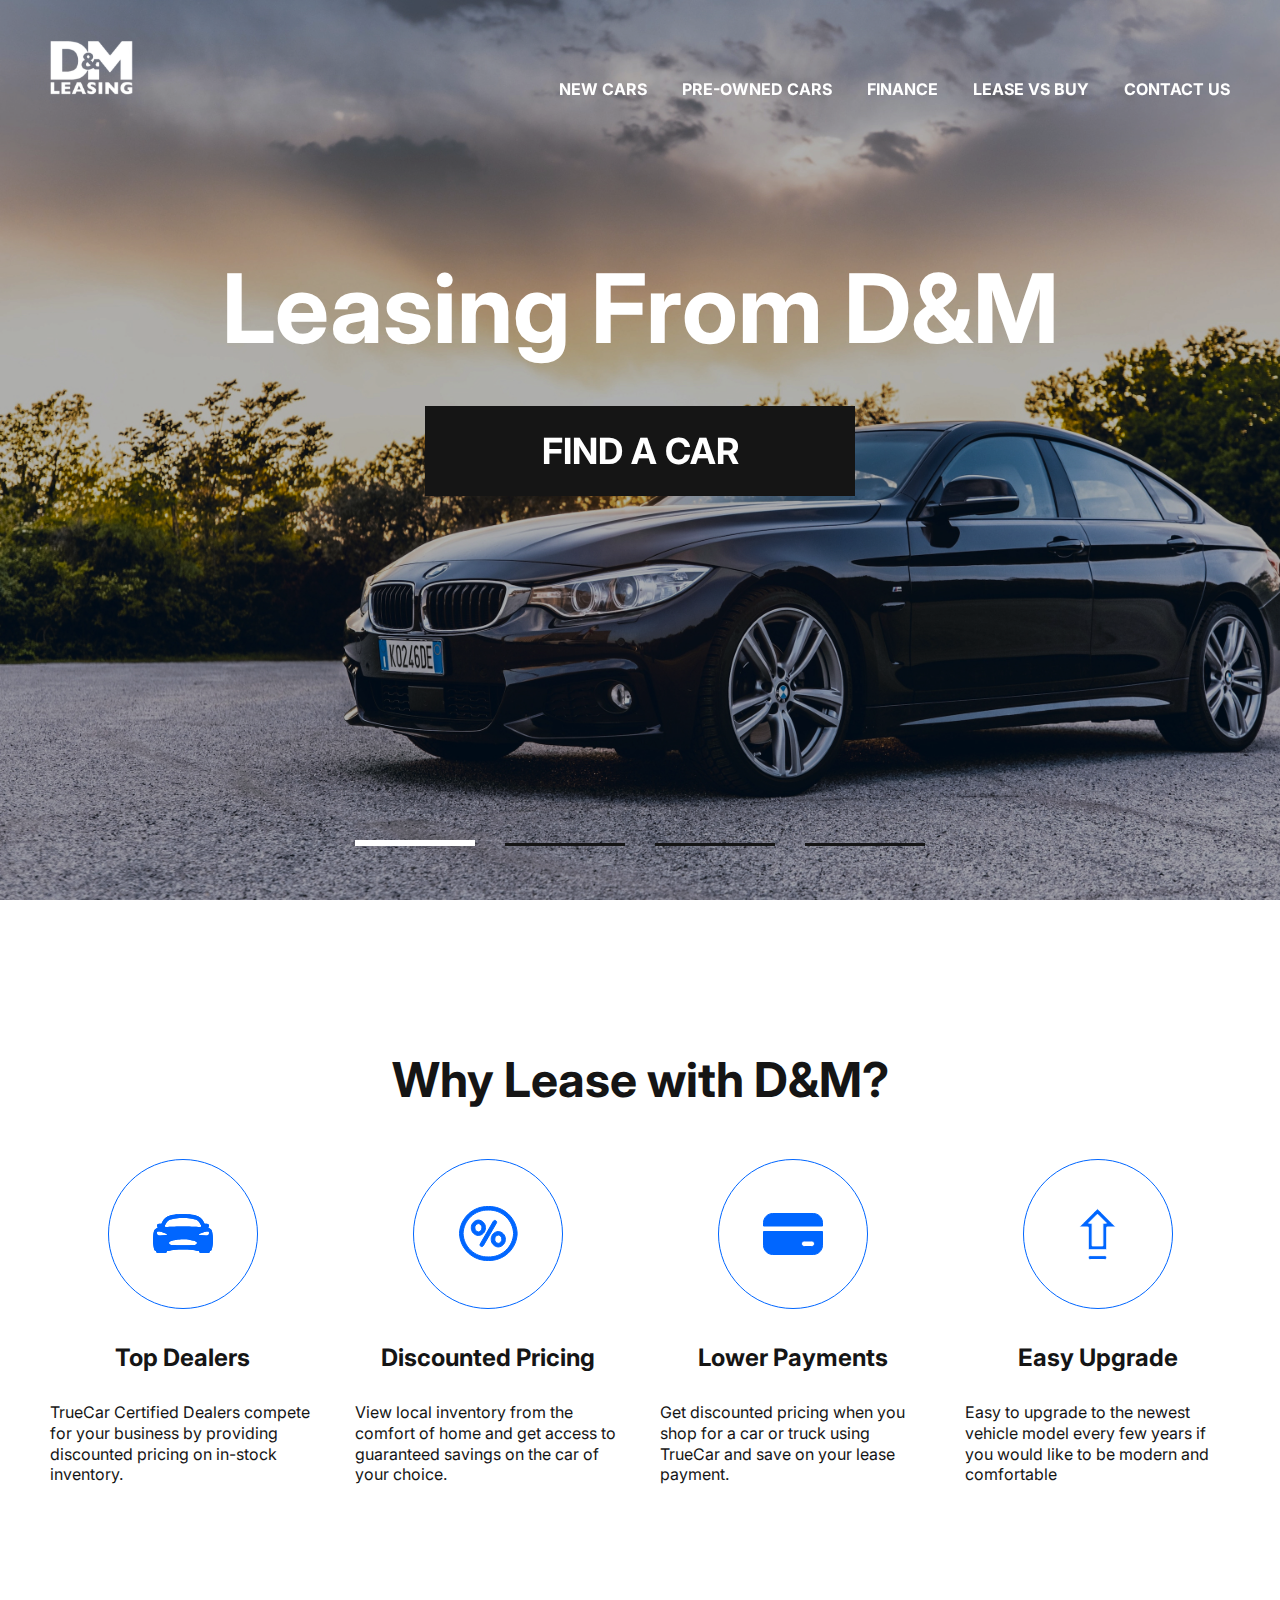
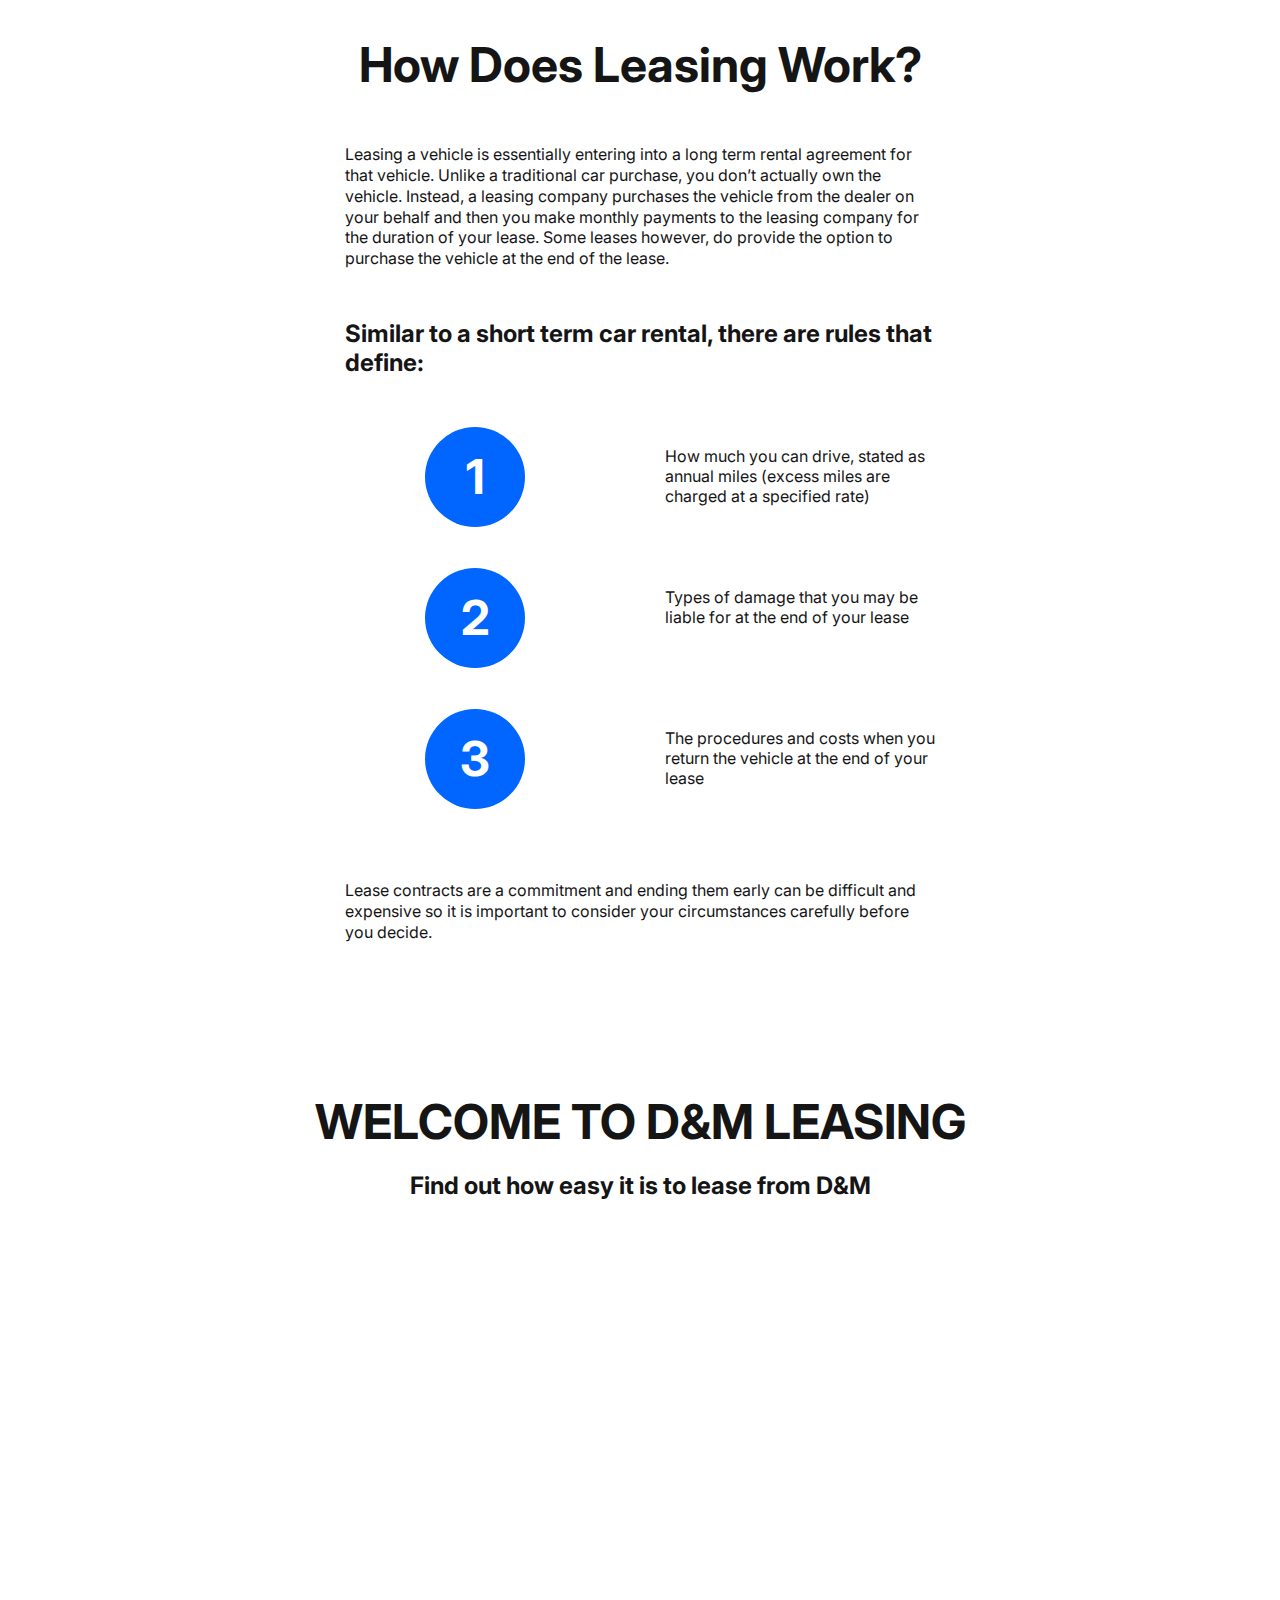
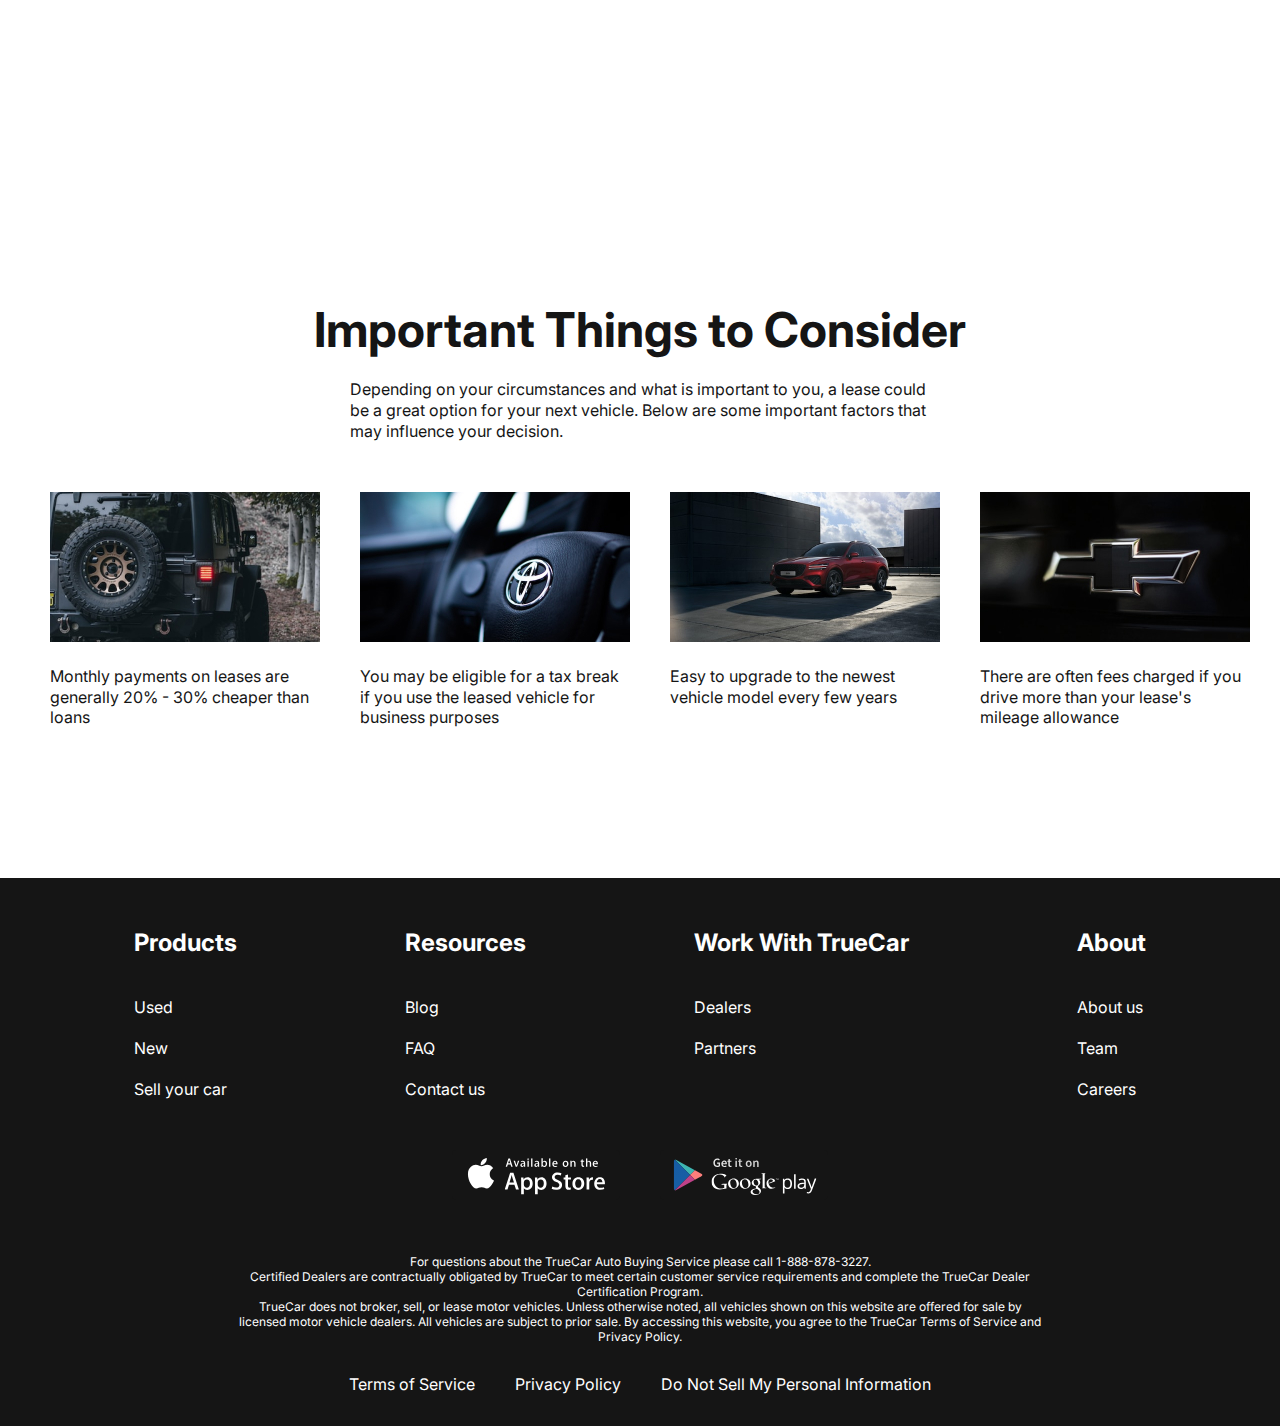
<file: index.html>
<!DOCTYPE html>
<html lang="en">

<head>
    <meta charset="UTF-8">
    <meta name="viewport" content="width=device-width, initial-scale=1.0">
    <title>Document</title>
    <link rel="stylesheet" href="css/reset.css">
    <link  rel="stylesheet"  href="https://cdn.jsdelivr.net/npm/swiper@11/swiper-bundle.min.css"/>
    <link rel="preconnect" href="https://fonts.googleapis.com">
    <link rel="preconnect" href="https://fonts.gstatic.com" crossorigin>
    <link href="https://fonts.googleapis.com/css2?family=Inter:wght@400;700&display=swap" rel="stylesheet">
    <link rel="stylesheet" href="./css/style.css">
   
</head>

<body>
    <div class="wrapper">
        <header class="header header-main">
            <div class="container">
                <div class="header__inner">
                    <a href="index.html" class="logo">
                        <img src="./images/logo.svg" alt="" class="logo__img">
                    </a>
                    <nav class="menu">
                        <ul class="menu__list">
                            <li class="menu__list-item">
                                <a href="newcars.html" class="menu__list-link">NEW CARS</a>
                            </li>
                            <li class="menu__list-item">
                                <a href="#" class="menu__list-link">PRE-OWNED CARS</a>
                            </li>
                            <li class="menu__list-item">
                                <a href="#" class="menu__list-link">FINANCE</a>
                            </li>
                            <li class="menu__list-item">
                                <a href="#" class="menu__list-link">LEASE VS BUY</a>
                            </li>
                            <li class="menu__list-item">
                                <a href="contacts.html" class="menu__list-link">CONTACT US</a>
                            </li>
                        </ul>
                    </nav>
                </div>
            </div>
        </header>
        <main class="main">
            <section class="top">
                <div class="container">
                    <h1 class="title">Leasing From D&M</h1>
                    <a href="#" class="top__link">FIND A CAR</a>
                </div>
            </section>
            <div class="slider">
                <div class="swiper">
                    
                    <div class="swiper-wrapper">
                      
                      <div class="swiper-slide" style="background-image: url(images/slide.jpg);"></div>
                      <div class="swiper-slide" style="background-image: url(images/slide2.jpg);"></div>
                      <div class="swiper-slide" style="background-image: url(images/slide.jpg);"></div>
                      <div class="swiper-slide" style="background-image: url(images/slide2.jpg);"></div>
                     
                    </div>
                    
                    <div class="swiper-pagination"></div>
                  
                   
                  
                    
                  </div>
            </div>

            <section class="why-lease">
                <div class="container">
                    <h2 class="section__title">
                        Why Lease with D&M?
                    </h2>
                    <ul class="why-lease__list">
                        <li class="why-lease__item">
                            <img src="/images/why-lease1.svg" alt="" class="why-lease__item-img">
                            <h3 class="why-lease__item-title">Top Dealers</h3>
                            <p class="section__text">TrueCar Certified Dealers compete for your business by providing discounted pricing on in-stock inventory.</p>
                        </li>
                        <li class="why-lease__item">
                            <img src="/images/why-lease2.svg" alt="" class="why-lease__item-img">
                            <h3 class="why-lease__item-title">Discounted Pricing</h3>
                            <p class="section__text">View local inventory from the comfort of home and get access to guaranteed savings on the car of your choice.</p>
                        </li>
                        <li class="why-lease__item">
                            <img src="/images/why-lease3.svg" alt="" class="why-lease__item-img">
                            <h3 class="why-lease__item-title">Lower Payments</h3>
                            <p class="section__text">Get discounted pricing when you shop for a car or truck using TrueCar and save on your lease payment.</p>
                        </li>
                        <li class="why-lease__item">
                            <img src="/images/why-lease4.svg" alt="" class="why-lease__item-img">
                            <h3 class="why-lease__item-title">Easy Upgrade</h3>
                            <p class="section__text">Easy to upgrade to the newest vehicle model every few years if you would like to be modern and comfortable</p>
                        </li>
                    </ul>
                </div>
            </section>

            <section class="how-work">
                <div class="container">
                    <h2 class="section__title">How Does Leasing Work?</h2>
                    <div class="how-work__inner">
                        <p class="section__text">Leasing a vehicle is essentially entering into a long term rental agreement for that vehicle. Unlike a traditional car purchase, you don’t actually own the vehicle. Instead, a leasing company purchases the vehicle from the dealer on your behalf and then you make monthly payments to the leasing company for the duration of your lease. Some leases however, do provide the option to purchase the vehicle at the end of the lease.</p>

                        <h4 class="how-work__title">Similar to a short term car rental, there are rules that define:</h4>

                        <ol class="how-work__list">
                            <li class="how-work__item">How much you can drive, stated as annual miles (excess miles are charged at a specified rate)</li>
                            <li class="how-work__item">Types of damage that you may be liable for at the end of your lease</li>
                            <li class="how-work__item">The procedures and costs when you return the vehicle at the end of your lease</li>
                        </ol>

                        <p class="section__text">Lease contracts are a commitment and ending them early can be difficult and expensive so it is important to consider your circumstances carefully before you decide.</p>

                    </div>
                </div>
            </section>

            <section class="video">
                <div class="container">
                    <h2 class="section__title video__title">WELCOME TO D&M LEASING</h2>
                    <p class="video__text">
                        Find out how easy it is to lease from D&M
                    </p>
                    <iframe class="video__content" width="1000" height="500" src="https://www.youtube.com/embed/kFwTM2z1W90?si=n4dqhw0OQwAjYYYe&amp;controls=0" title="YouTube video player" frameborder="0" allow="accelerometer; autoplay; clipboard-write; encrypted-media; gyroscope; picture-in-picture; web-share" allowfullscreen></iframe>
                </div>
            </section>

            <section class="important">
                <div class="container">
                    <h2 class="section__title important__title">Important Things to Consider</h2>
                    <p class="section__text imp__text">
                        Depending on your circumstances and what is important to you, a lease could be a great option for your next vehicle. Below are some important factors that may influence your decision.
                    </p>
                    <ul class="important__list">
                        <li class="important__item">
                            <img class="important__item-img" src="images/imp1.jpg" alt="">
                            <p class="section__text">Monthly payments on leases are generally 20% - 30% cheaper than loans</p>
                        </li>
                        <li class="important__list-item">
                            <img class="important__item-img" src="images/imp2.jpg" alt="">
                            <p class="section__text">You may be eligible for a tax break if you use the leased vehicle for business purposes</p>
                        </li>
                        <li class="important__list-item">
                            <img class="important__item-img" src="images/imp3.jpg" alt="">
                            <p class="section__text">Easy to upgrade to the newest vehicle model every few years</p>
                        </li>
                        <li class="important__list-item">
                            <img class="important__item-img" src="images/imp4.jpg" alt="">
                            <p class="section__text">There are often fees charged if you drive more than your lease's mileage allowance</p>
                        </li>
                    </ul>

                </div>
            </section>
        </main>
        <footer class="footer">
            <div class="container">
                <nav class="footer__menu">
                    <ul class="footer__menu-list">
                        <li class="footer__menu-item">
                            <p class="footer__menu-title">Products</p>
                        </li>
                        <li class="footer__menu-item">
                            <a href="#" class="footer__menu-link">Used</a>
                        </li>
                        <li class="footer__menu-item">
                            <a href="#" class="footer__menu-link">New</a>
                        </li>
                        <li class="footer__menu-item">
                            <a href="#" class="footer__menu-link">Sell your car</a>
                        </li>
                    </ul>
                    <ul class="footer__menu-list">
                        <li class="footer__menu-item">
                            <p class="footer__menu-title">Resources</p>
                        </li>
                        <li class="footer__menu-item">
                            <a href="#" class="footer__menu-link">Blog</a>
                        </li>
                        <li class="footer__menu-item">
                            <a href="#" class="footer__menu-link">FAQ</a>
                        </li>
                        <li class="footer__menu-item">
                            <a href="#" class="footer__menu-link">Contact us</a>
                        </li>
                    </ul>
                    <ul class="footer__menu-list">
                        <li class="footer__menu-item">
                            <p class="footer__menu-title">Work With TrueCar</p>
                        </li>
                        <li class="footer__menu-item">
                            <a href="#" class="footer__menu-link">Dealers</a>
                        </li>
                        <li class="footer__menu-item">
                            <a href="#" class="footer__menu-link">Partners</a>
                        </li>
                        
                    </ul>
                    <ul class="footer__menu-list">
                        <li class="footer__menu-item">
                            <p class="footer__menu-title">About</p>
                        </li>
                        <li class="footer__menu-item">
                            <a href="#" class="footer__menu-link">About us</a>
                        </li>
                        <li class="footer__menu-item">
                            <a href="#" class="footer__menu-link">Team</a>
                        </li>
                        <li class="footer__menu-item">
                            <a href="#" class="footer__menu-link">Careers</a>
                        </li>
                    </ul>
                </nav>
            <ul class="app">
                <li class="app__item">
                    <a href="#" class="app__item-link">
                        <img class="app__item-img" src="images/appstore.svg" alt="">
                    </a>
                </li>
                <li class="app__item">
                    <a href="#" class="app__item-link">
                        <img class="app__item-img" src="images/googleplay.svg" alt="">
                    </a>
                </li>
            </ul>  
            <div class="footer__copy">
                <p class="footer__copy-text">For questions about the TrueCar Auto Buying Service please call 1-888-878-3227.
                                     </p>
                <p class="footer__copy-text">
                    Certified Dealers are contractually obligated by TrueCar to meet certain customer service requirements and complete the TrueCar Dealer Certification Program.
                    </p>
                <p class="footer__copy-text">TrueCar does not broker, sell, or lease motor vehicles. Unless otherwise noted, all vehicles shown on this website are offered for sale by licensed motor vehicle dealers. All vehicles are subject to prior sale. By accessing this website, you agree to the TrueCar Terms of Service and Privacy Policy.</p>
            </div>  
            <nav class="copy__nav">
                <ul class="copy__nav-list">
                    <li class="copy__nav-item">
                        <a href="#" class="copy__nav-link">Terms of Service</a>
                    </li>
                    <li class="copy__nav-item">
                        <a href="#" class="copy__nav-link">Privacy Policy</a>
                    </li>
                    <li class="copy__nav-item">
                        <a href="#" class="copy__nav-link">Do Not Sell My Personal Information</a>
                    </li>
                             </ul>
            </nav>
            </div>
        </footer>
    </div>

    <script src="https://cdn.jsdelivr.net/npm/swiper@11/swiper-bundle.min.js"></script>
    <script src="app.js"></script>
</body>

</html>
</file>
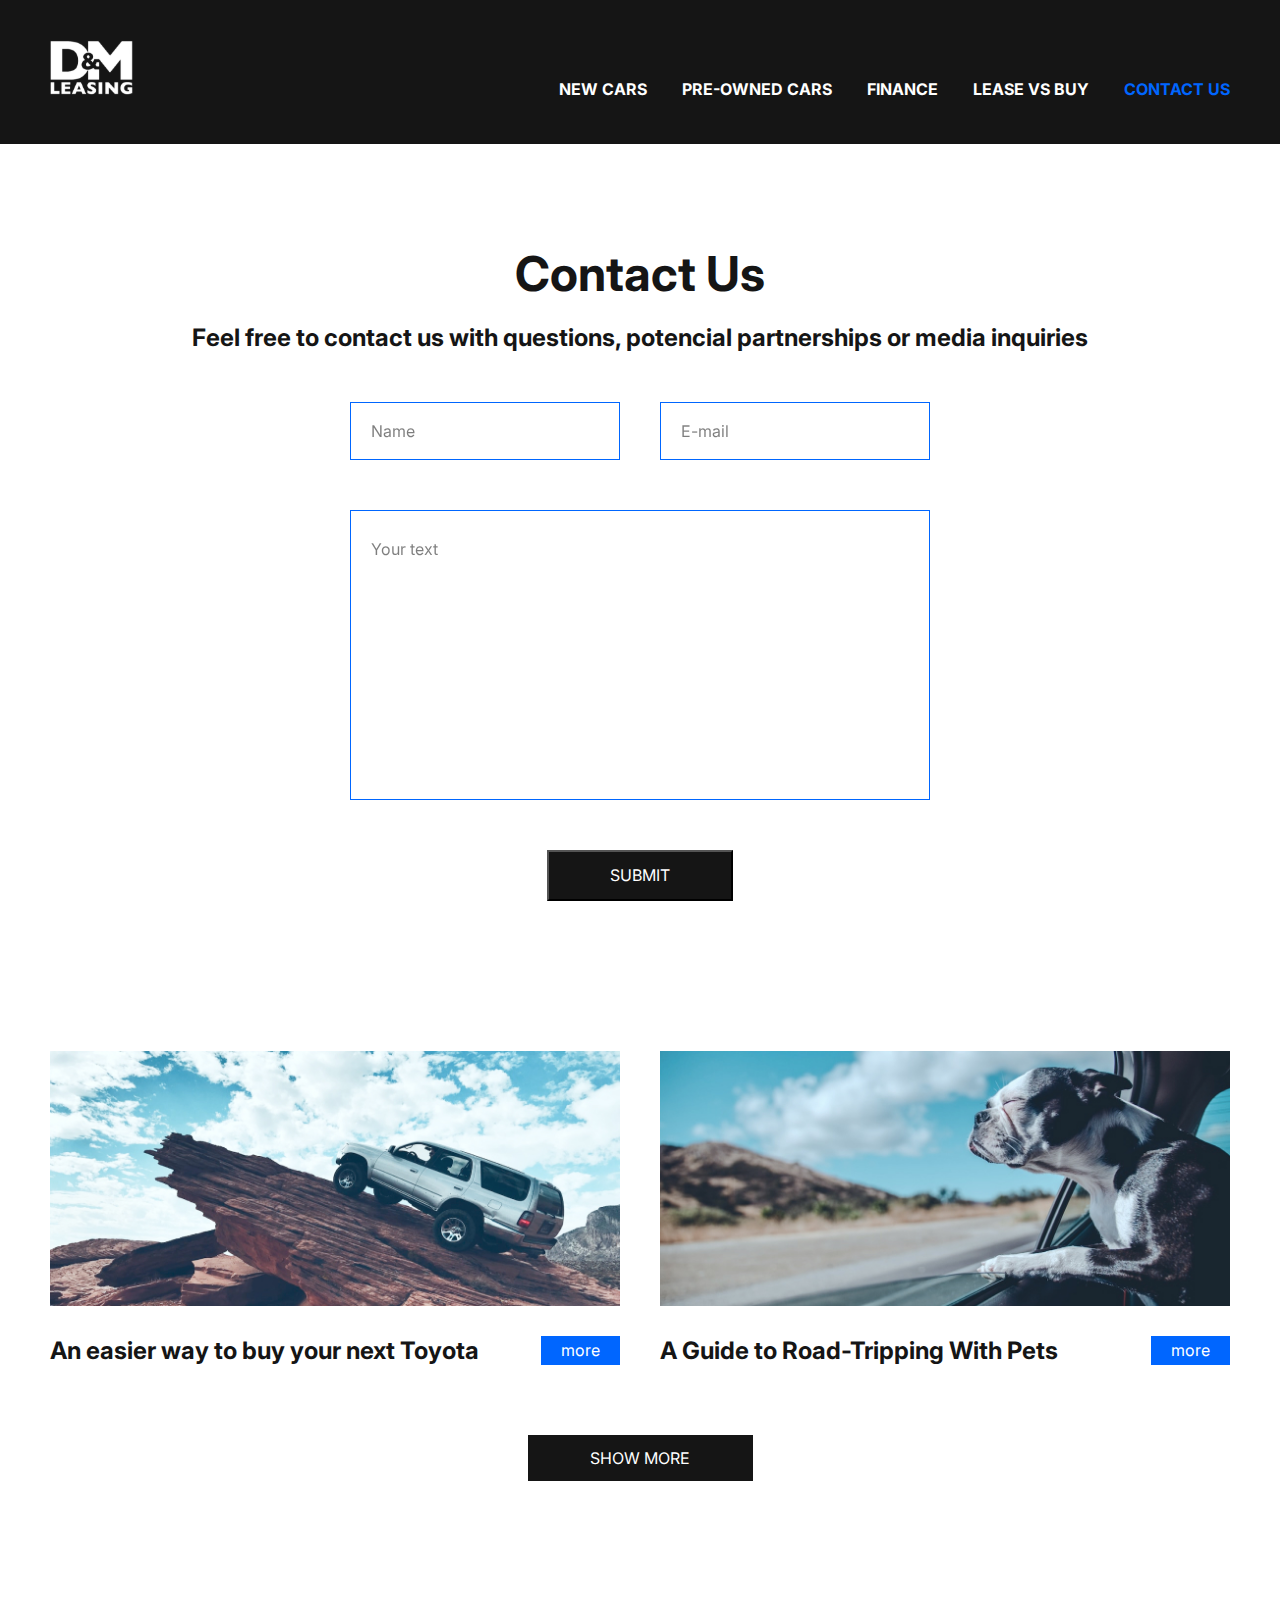
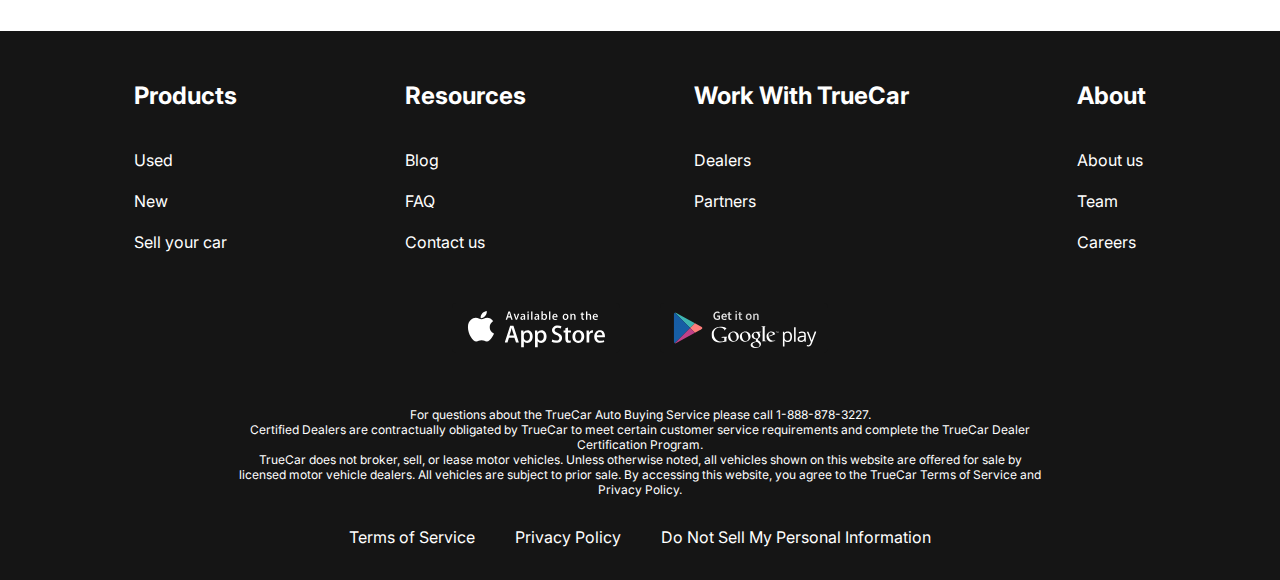
<file: contacts.html>
<!DOCTYPE html>
<html lang="en">

<head>
    <meta charset="UTF-8">
    <meta name="viewport" content="width=device-width, initial-scale=1.0">
    <title>Document</title>
    <link rel="stylesheet" href="css/reset.css">
    <link rel="stylesheet" href="./css/style.css">
    <link rel="preconnect" href="https://fonts.googleapis.com">
    <link rel="preconnect" href="https://fonts.gstatic.com" crossorigin>
    <link href="https://fonts.googleapis.com/css2?family=Inter:wght@400;700&display=swap" rel="stylesheet">
</head>

<body>
    <div class="wrapper">
        <header class="header">
            <div class="container">
                <div class="header__inner">
                    <a href="index.html" class="logo">
                        <img src="./images/logo.svg" alt="" class="logo__img">
                    </a>
                    <nav class="menu">
                        <ul class="menu__list">
                            <li class="menu__list-item">
                                <a href="newcars.html" class="menu__list-link">NEW CARS</a>
                            </li>
                            <li class="menu__list-item">
                                <a href="#" class="menu__list-link">PRE-OWNED CARS</a>
                            </li>
                            <li class="menu__list-item">
                                <a href="#" class="menu__list-link">FINANCE</a>
                            </li>
                            <li class="menu__list-item">
                                <a href="#" class="menu__list-link">LEASE VS BUY</a>
                            </li>
                            <li class="menu__list-item">
                                <a href="contacts.html" class="menu__list-link menu__list-link--active">CONTACT US</a>
                            </li>
                        </ul>
                    </nav>
                </div>
            </div>
        </header>
        <main class="main">
            <section class="contacts">
                    <div class="container">
                        <h2 class="section__title contacts__title">
                            Contact Us
                        </h2>
                        <p class="contacts__text">
                            Feel free to contact us with questions, potencial partnerships or media inquiries
                        </p>
                        <form action="" class="form">
                            <input type="text" class="form__input" placeholder="Name">
                            <input type="email" class="form__input" placeholder="E-mail">
                            <textarea class="form__textarea" placeholder="Your text" ></textarea>
                            <button class="form__btn">SUBMIT</button>
                        </form>

                    </div>
                </section>
             
            <section class="blog">
                <div class="container">
                    <div class="blog__items">
                        <div class="blog__item">
                            <img src="images/blog1.jpg" alt="" class="blog__item-img">
                            <p class="blog__item-text">An easier way to buy your next Toyota</p>
                            <a class="blog__item-link" href="#">more</a>
                        </div>
                        <div class="blog__item">
                            <img src="images/blog2.jpg" alt="" class="blog__item-img">
                            <p class="blog__item-text">A Guide to Road-Tripping With Pets</p>
                            <a class="blog__item-link" href="#">more</a>
                        </div>
                    </div>
                    <a class="show__link">show more</a>
                </div>
            </section>    
            
        </main>
        <footer class="footer">
            <div class="container">
                <nav class="footer__menu">
                    <ul class="footer__menu-list">
                        <li class="footer__menu-item">
                            <p class="footer__menu-title">Products</p>
                        </li>
                        <li class="footer__menu-item">
                            <a href="#" class="footer__menu-link">Used</a>
                        </li>
                        <li class="footer__menu-item">
                            <a href="#" class="footer__menu-link">New</a>
                        </li>
                        <li class="footer__menu-item">
                            <a href="#" class="footer__menu-link">Sell your car</a>
                        </li>
                    </ul>
                    <ul class="footer__menu-list">
                        <li class="footer__menu-item">
                            <p class="footer__menu-title">Resources</p>
                        </li>
                        <li class="footer__menu-item">
                            <a href="#" class="footer__menu-link">Blog</a>
                        </li>
                        <li class="footer__menu-item">
                            <a href="#" class="footer__menu-link">FAQ</a>
                        </li>
                        <li class="footer__menu-item">
                            <a href="#" class="footer__menu-link">Contact us</a>
                        </li>
                    </ul>
                    <ul class="footer__menu-list">
                        <li class="footer__menu-item">
                            <p class="footer__menu-title">Work With TrueCar</p>
                        </li>
                        <li class="footer__menu-item">
                            <a href="#" class="footer__menu-link">Dealers</a>
                        </li>
                        <li class="footer__menu-item">
                            <a href="#" class="footer__menu-link">Partners</a>
                        </li>
                        
                    </ul>
                    <ul class="footer__menu-list">
                        <li class="footer__menu-item">
                            <p class="footer__menu-title">About</p>
                        </li>
                        <li class="footer__menu-item">
                            <a href="#" class="footer__menu-link">About us</a>
                        </li>
                        <li class="footer__menu-item">
                            <a href="#" class="footer__menu-link">Team</a>
                        </li>
                        <li class="footer__menu-item">
                            <a href="#" class="footer__menu-link">Careers</a>
                        </li>
                    </ul>
                </nav>
            <ul class="app">
                <li class="app__item">
                    <a href="#" class="app__item-link">
                        <img class="app__item-img" src="images/appstore.svg" alt="">
                    </a>
                </li>
                <li class="app__item">
                    <a href="#" class="app__item-link">
                        <img class="app__item-img" src="images/googleplay.svg" alt="">
                    </a>
                </li>
            </ul>  
            <div class="footer__copy">
                <p class="footer__copy-text">For questions about the TrueCar Auto Buying Service please call 1-888-878-3227.
                                     </p>
                <p class="footer__copy-text">
                    Certified Dealers are contractually obligated by TrueCar to meet certain customer service requirements and complete the TrueCar Dealer Certification Program.
                    </p>
                <p class="footer__copy-text">TrueCar does not broker, sell, or lease motor vehicles. Unless otherwise noted, all vehicles shown on this website are offered for sale by licensed motor vehicle dealers. All vehicles are subject to prior sale. By accessing this website, you agree to the TrueCar Terms of Service and Privacy Policy.</p>
            </div>  
            <nav class="copy__nav">
                <ul class="copy__nav-list">
                    <li class="copy__nav-item">
                        <a href="#" class="copy__nav-link">Terms of Service</a>
                    </li>
                    <li class="copy__nav-item">
                        <a href="#" class="copy__nav-link">Privacy Policy</a>
                    </li>
                    <li class="copy__nav-item">
                        <a href="#" class="copy__nav-link">Do Not Sell My Personal Information</a>
                    </li>
                             </ul>
            </nav>
            </div>
        </footer>
    </div>


</body>

</html>
</file>
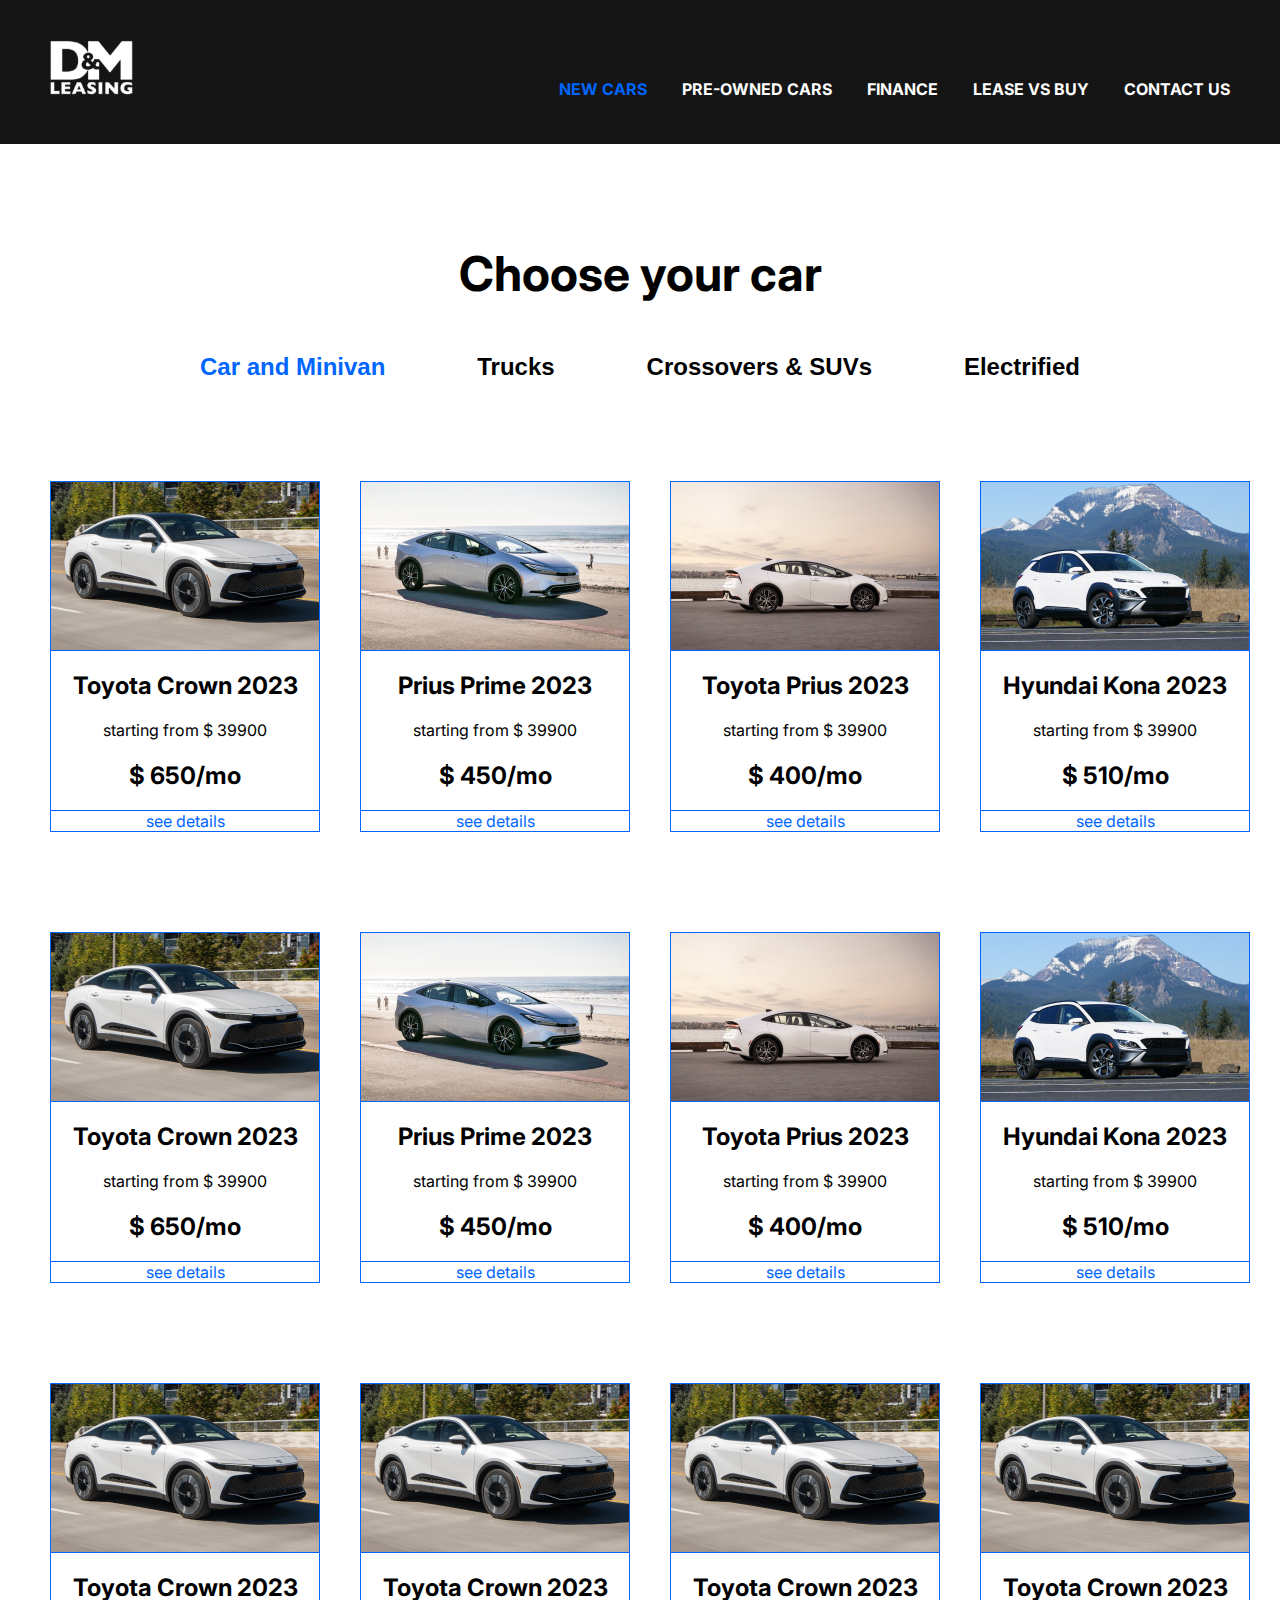
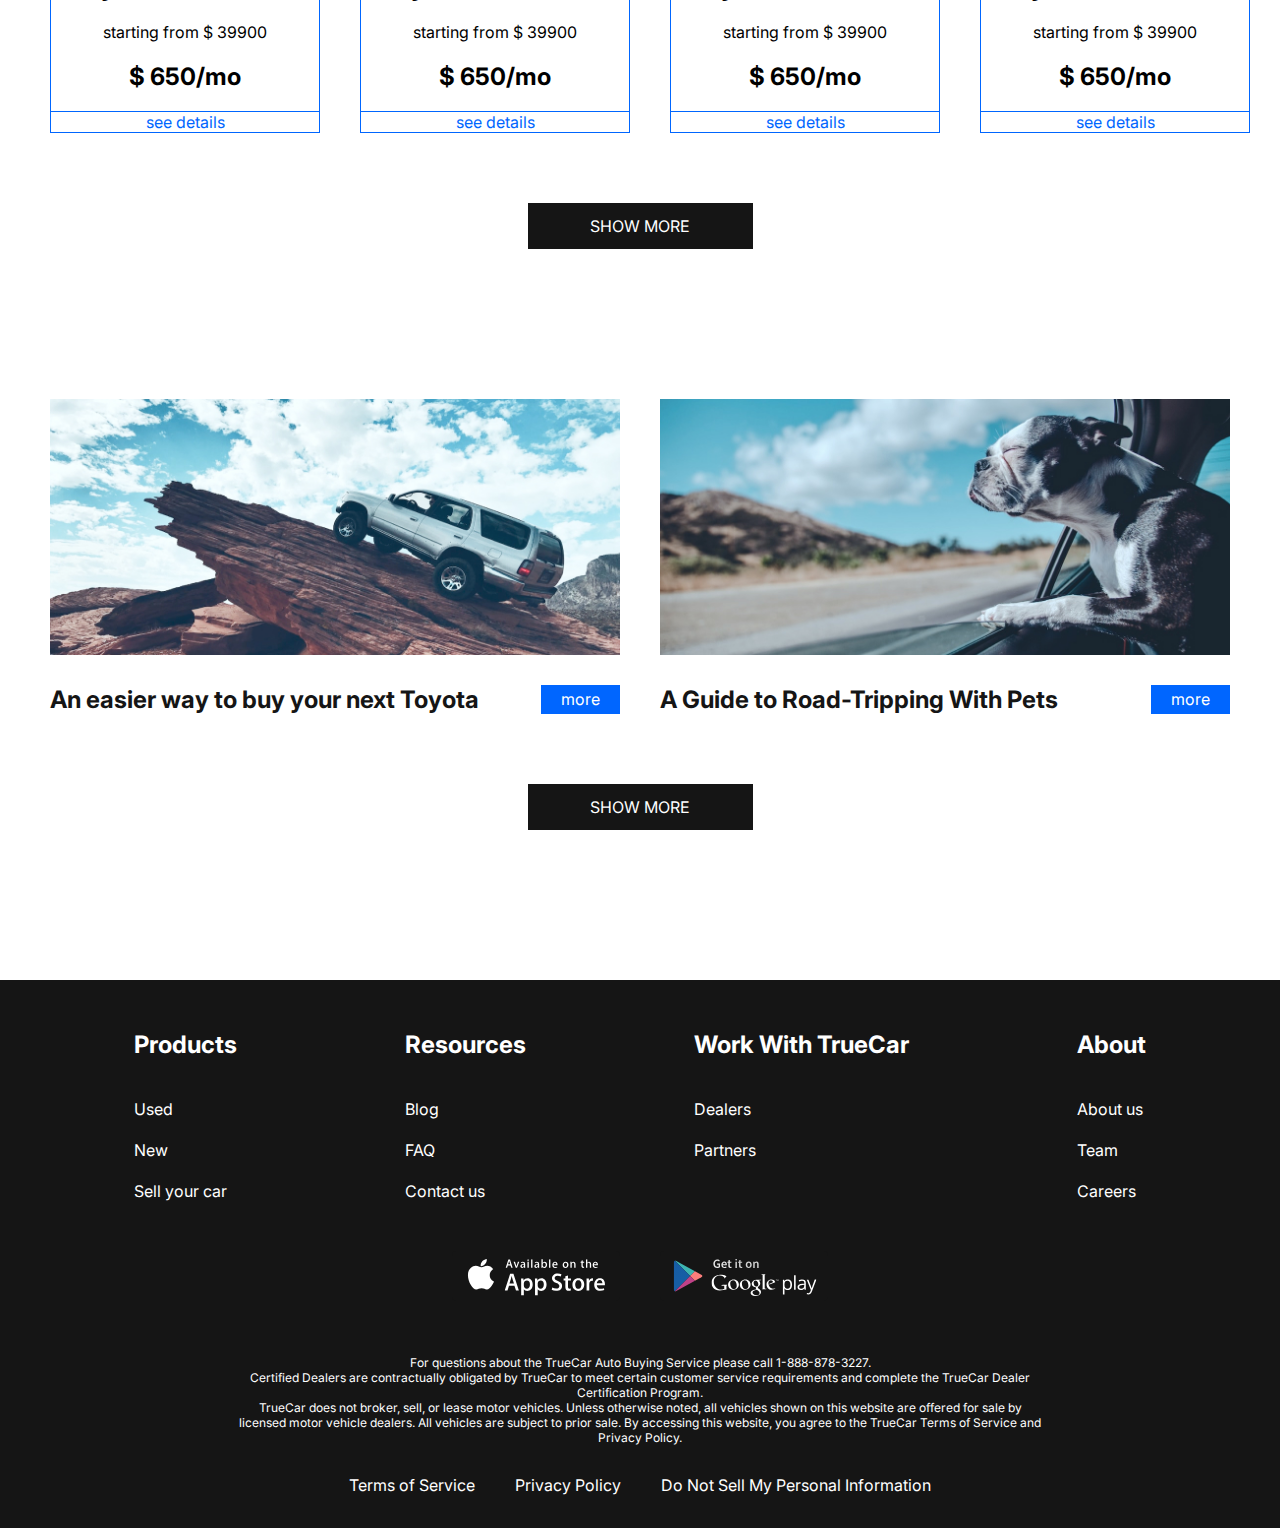
<file: newcars.html>
<!DOCTYPE html>
<html lang="en">

<head>
    <meta charset="UTF-8">
    <meta name="viewport" content="width=device-width, initial-scale=1.0">
    <title>Document</title>
    <link rel="stylesheet" href="css/reset.css">
    <link rel="stylesheet" href="./css/style.css">
    <link rel="preconnect" href="https://fonts.googleapis.com">
    <link rel="preconnect" href="https://fonts.gstatic.com" crossorigin>
    <link href="https://fonts.googleapis.com/css2?family=Inter:wght@400;700&display=swap" rel="stylesheet">
</head>

<body>
    <div class="wrapper">
        <header class="header ">
            <div class="container">
                <div class="header__inner">
                    <a href="index.html" class="logo">
                        <img src="./images/logo.svg" alt="" class="logo__img">
                    </a>
                    <nav class="menu">
                        <ul class="menu__list">
                            <li class="menu__list-item">
                                <a href="#" class="menu__list-link menu__list-link--active">NEW CARS</a>
                            </li>
                            <li class="menu__list-item">
                                <a href="#" class="menu__list-link">PRE-OWNED CARS</a>
                            </li>
                            <li class="menu__list-item">
                                <a href="#" class="menu__list-link">FINANCE</a>
                            </li>
                            <li class="menu__list-item">
                                <a href="#" class="menu__list-link">LEASE VS BUY</a>
                            </li>
                            <li class="menu__list-item">
                                <a href="contacts.html" class="menu__list-link">CONTACT US</a>
                            </li>
                        </ul>
                    </nav>
                </div>
            </div>
        </header>
        <main class="main">

            <section class="choose-car">
                <div class="container">
                    <h2 class="section__title ">
                        Choose your car
                    </h2>
                    <div class="tabs">
                        <div class="tabs__btn">
                            <button class="tabs__btn-item tabs__btn-item--active" data-button="content1">Car and Minivan</button>
                            <button class="tabs__btn-item" data-button="content2">Trucks</button>
                            <button class="tabs__btn-item" data-button="content3">Crossovers & SUVs</button>
                            <button class="tabs__btn-item" data-button="content4">Electrified</button>
                        </div>
                        <div class="tabs__content">
                            <div class="tabs__content-item tabs__content-item--active" id="content1">
                                <div class="car-card">
                                    <img src="images/tab1.jpg" alt="" class="card__img">
                                    <div class="card__content">

                                        <h4 class="card__title">Toyota Crown 2023</h4>
                                        <p class="card__text">starting from $ 39900</p>
                                        <p class="card__price">$ 650/mo</p>
                                    </div>
                                    <a href="#" class="card__link">see details</a>
                                </div>
                              
                            
                            
                                <div class="car-card">
                                    <img src="images/tab2.jpg" alt="" class="card__img">
                                    <div class="card__content">
                                        <h4 class="card__title">Prius Prime 2023</h4>
                                        <p class="card__text">starting from $ 39900</p>
                                        <p class="card__price">$ 450/mo</p>

                                    </div>
                                    <a href="#" class="card__link">see details</a>
                                </div>
                              
                            
                                <div class="car-card">
                                    <img src="images/tab3.jpg" alt="" class="card__img">
                                    <div class="card__content">

                                        <h4 class="card__title">Toyota Prius 2023</h4>
                                        <p class="card__text">starting from $ 39900</p>
                                        <p class="card__price">$ 400/mo</p>
                                    </div>
                                    <a href="#" class="card__link">see details</a>
                                </div>
                              
                            
                                <div class="car-card">
                                    <img src="images/tab4.jpg" alt="" class="card__img">
                                    <div class="card__content">

                                        <h4 class="card__title">Hyundai Kona 2023</h4>
                                        <p class="card__text">starting from $ 39900</p>
                                        <p class="card__price"> $ 510/mo</p>
                                    </div>
                                    <a href="#" class="card__link">see details</a>
                                </div>
                              
                            
                                <div class="car-card">
                                    <img src="images/tab1.jpg" alt="" class="card__img">
                                    <div class="card__content">

                                        <h4 class="card__title">Toyota Crown 2023</h4>
                                        <p class="card__text">starting from $ 39900</p>
                                        <p class="card__price">$ 650/mo</p>
                                    </div>
                                    <a href="#" class="card__link">see details</a>
                                </div>
                              
                            
                                <div class="car-card">
                                    <img src="images/tab2.jpg" alt="" class="card__img">
                                    <div class="card__content">

                                        <h4 class="card__title">Prius Prime 2023</h4>
                                        <p class="card__text">starting from $ 39900</p>
                                        <p class="card__price">$ 450/mo</p>
                                    </div>
                                    <a href="#" class="card__link">see details</a>
                                </div>
                              
                            
                                <div class="car-card">
                                    <img src="images/tab3.jpg" alt="" class="card__img">
                                    <div class="card__content">

                                        <h4 class="card__title">Toyota Prius 2023</h4>
                                        <p class="card__text">starting from $ 39900</p>
                                        <p class="card__price">$ 400/mo</p>
                                    </div>
                                    <a href="#" class="card__link">see details</a>
                                </div>
                              
                            
                                <div class="car-card">
                                    <img src="images/tab4.jpg" alt="" class="card__img">
                                    <div class="card__content">

                                        <h4 class="card__title">Hyundai Kona 2023</h4>
                                        <p class="card__text">starting from $ 39900</p>
                                        <p class="card__price"> $ 510/mo</p>
                                    </div>
                                    <a href="#" class="card__link">see details</a>
                                </div>
                                <div class="car-card">
                                    <img src="images/tab1.jpg" alt="" class="card__img">
                                    <div class="card__content">

                                        <h4 class="card__title">Toyota Crown 2023</h4>
                                        <p class="card__text">starting from $ 39900</p>
                                        <p class="card__price">$ 650/mo</p>
                                    </div>
                                    <a href="#" class="card__link">see details</a>
                                </div>
                                <div class="car-card">
                                    <img src="images/tab1.jpg" alt="" class="card__img">
                                    <div class="card__content">

                                        <h4 class="card__title">Toyota Crown 2023</h4>
                                        <p class="card__text">starting from $ 39900</p>
                                        <p class="card__price">$ 650/mo</p>
                                    </div>
                                    <a href="#" class="card__link">see details</a>
                                </div>
                                <div class="car-card">
                                    <img src="images/tab1.jpg" alt="" class="card__img">
                                    <div class="card__content">

                                        <h4 class="card__title">Toyota Crown 2023</h4>
                                        <p class="card__text">starting from $ 39900</p>
                                        <p class="card__price">$ 650/mo</p>
                                    </div>
                                    <a href="#" class="card__link">see details</a>
                                </div>
                                <div class="car-card">
                                    <img src="images/tab1.jpg" alt="" class="card__img">
                                    <div class="card__content">

                                        <h4 class="card__title">Toyota Crown 2023</h4>
                                        <p class="card__text">starting from $ 39900</p>
                                        <p class="card__price">$ 650/mo</p>
                                    </div>
                                    <a href="#" class="card__link">see details</a>
                                </div>
                              
                            </div>

                            <div class="tabs__content-item" id="content2">2</div>
                            <div class="tabs__content-item" id="content3">3</div>
                            <div class="tabs__content-item" id="content4">4</div>

                        </div>
                    </div>
                    
                    
                    <a class="show__link">show more</a>
                </div>
            </section>

            <section class="blog">
                <div class="container">
                    <div class="blog__items">
                        <div class="blog__item">
                            <img src="images/blog1.jpg" alt="" class="blog__item-img">
                            <p class="blog__item-text">An easier way to buy your next Toyota</p>
                            <a class="blog__item-link" href="#">more</a>
                        </div>
                        <div class="blog__item">
                            <img src="images/blog2.jpg" alt="" class="blog__item-img">
                            <p class="blog__item-text">A Guide to Road-Tripping With Pets</p>
                            <a class="blog__item-link" href="#">more</a>
                        </div>
                    </div>
                    <a class="show__link">show more</a>
                </div>
            </section>  
        </main>
        <footer class="footer">
            <div class="container">
                <nav class="footer__menu">
                    <ul class="footer__menu-list">
                        <li class="footer__menu-item">
                            <p class="footer__menu-title">Products</p>
                        </li>
                        <li class="footer__menu-item">
                            <a href="#" class="footer__menu-link">Used</a>
                        </li>
                        <li class="footer__menu-item">
                            <a href="#" class="footer__menu-link">New</a>
                        </li>
                        <li class="footer__menu-item">
                            <a href="#" class="footer__menu-link">Sell your car</a>
                        </li>
                    </ul>
                    <ul class="footer__menu-list">
                        <li class="footer__menu-item">
                            <p class="footer__menu-title">Resources</p>
                        </li>
                        <li class="footer__menu-item">
                            <a href="#" class="footer__menu-link">Blog</a>
                        </li>
                        <li class="footer__menu-item">
                            <a href="#" class="footer__menu-link">FAQ</a>
                        </li>
                        <li class="footer__menu-item">
                            <a href="#" class="footer__menu-link">Contact us</a>
                        </li>
                    </ul>
                    <ul class="footer__menu-list">
                        <li class="footer__menu-item">
                            <p class="footer__menu-title">Work With TrueCar</p>
                        </li>
                        <li class="footer__menu-item">
                            <a href="#" class="footer__menu-link">Dealers</a>
                        </li>
                        <li class="footer__menu-item">
                            <a href="#" class="footer__menu-link">Partners</a>
                        </li>
                        
                    </ul>
                    <ul class="footer__menu-list">
                        <li class="footer__menu-item">
                            <p class="footer__menu-title">About</p>
                        </li>
                        <li class="footer__menu-item">
                            <a href="#" class="footer__menu-link">About us</a>
                        </li>
                        <li class="footer__menu-item">
                            <a href="#" class="footer__menu-link">Team</a>
                        </li>
                        <li class="footer__menu-item">
                            <a href="#" class="footer__menu-link">Careers</a>
                        </li>
                    </ul>
                </nav>
            <ul class="app">
                <li class="app__item">
                    <a href="#" class="app__item-link">
                        <img class="app__item-img" src="images/appstore.svg" alt="">
                    </a>
                </li>
                <li class="app__item">
                    <a href="#" class="app__item-link">
                        <img class="app__item-img" src="images/googleplay.svg" alt="">
                    </a>
                </li>
            </ul>  
            <div class="footer__copy">
                <p class="footer__copy-text">For questions about the TrueCar Auto Buying Service please call 1-888-878-3227.
                                     </p>
                <p class="footer__copy-text">
                    Certified Dealers are contractually obligated by TrueCar to meet certain customer service requirements and complete the TrueCar Dealer Certification Program.
                    </p>
                <p class="footer__copy-text">TrueCar does not broker, sell, or lease motor vehicles. Unless otherwise noted, all vehicles shown on this website are offered for sale by licensed motor vehicle dealers. All vehicles are subject to prior sale. By accessing this website, you agree to the TrueCar Terms of Service and Privacy Policy.</p>
            </div>  
            <nav class="copy__nav">
                <ul class="copy__nav-list">
                    <li class="copy__nav-item">
                        <a href="#" class="copy__nav-link">Terms of Service</a>
                    </li>
                    <li class="copy__nav-item">
                        <a href="#" class="copy__nav-link">Privacy Policy</a>
                    </li>
                    <li class="copy__nav-item">
                        <a href="#" class="copy__nav-link">Do Not Sell My Personal Information</a>
                    </li>
                             </ul>
            </nav>
            </div>
        </footer>
    </div>

<script src="app.js"></script>
</body>

</html>
</file>
<file: css/style.css>
html {
    box-sizing: border-box;
    
}

*, *::after, *::before {
    box-sizing:inherit;
  }

a{
    text-decoration: none;
    color: #fff;
}

html, body {
    height: 100%
}
   


body{
    font-family: 'Inter', sans-serif;
    font-size: 16px;
    font-weight: 400;
    line-height: normal;
}

.section__title{
    font-size: 48px;
    font-weight: 700;
    margin-bottom: 50px;
    text-align: center;
   
}

.section__text{
    line-height: 130%; /* 20.8px */
    text-align: left;
}


.wrapper{
    min-height: 100%;
    display: flex;
    flex-direction: column;
}
.container{
    max-width: 1200px;
    margin: 0 auto;
    padding: 0 10px;
}
.header{
    background-color: #151515;
}

.header-main{
    background-color: transparent;
    position: absolute;
    z-index: 10;
    left: 0;
    right: 0;
}

.header__inner{
    padding: 40px 0 45px;
    display: flex;
    justify-content: space-between;
    align-items: end;
}

.menu__list{
    display: flex;
    gap: 35px;
    margin-left: 35px;
    
}

.menu__list-link{
    text-transform: uppercase;
    font-weight: 700;
    
}

.menu__list-link--active{
    color: #06F;
}

.main{
    flex-grow: 1;
}

.top{
    color: #fff;
    text-align: center;
    padding-top: 250px;
    padding-bottom: 50px;
    position: absolute;
    z-index: 5;
    left: 0;
    right: 0;
}

.title{

padding-bottom: 40px;
font-size: 96px;
font-weight: 700;

}

.top__link{
    display: inline-block;
    padding: 23px;
    max-width: 430px;
    width: 100%;
    background-color: #151515 ;
    font-size: 36px;
    font-weight: 700;
    text-transform: uppercase;
}

.top__link:hover{
    background-color: #06F ;
}

.swiper-slide{
    height: 100vh;
    filter: brightness(70%);
    background-repeat: no-repeat;
    background-position: center;
    background-size: cover;
}

.swiper-horizontal>.swiper-pagination-bullets {
    bottom: 50px;
}

  .swiper-pagination-horizontal.swiper-pagination-bullets .swiper-pagination-bullet {
    margin: 0 15px;
}

.swiper-pagination-bullet{
    width: 120px;
    height: 3px;
    background: #151515;
    border-radius: 0;
    opacity: 1;
    
    
}
.swiper-pagination-bullet-active{
    width: 120px;
    height: 6px;
    background: #fff;
    
}

.why-lease{
    color:#151515;
    margin: 150px 0;
}



.why-lease__list{
    display: grid;
    grid-template-columns: repeat(4, 1fr);
    gap: 40px;
    
}

.why-lease__item{
    max-width: 270px;
    text-align: center;

}

.why-lease__item-img{
     margin-bottom: 30px;
}

.why-lease__item-title{
    font-size: 24px;
    font-weight: 700;
    margin-bottom: 30px;
}



.how-work{
    margin-bottom: 150px;
    color:#151515;
}

.how-work__inner{
    max-width: 590px;
    margin: 0 auto;
}

.how-work__title{
    font-size: 24px;
    font-weight: 700;
    padding: 50px 0;
}

.how-work__list{
    margin-bottom: 70px;
    counter-reset: myCounter;
    
}

.how-work__item::before{
    counter-increment: myCounter;
    content: counter(myCounter) ;
    display: flex;
    justify-content: center;
    align-items: center;
    background-color:#06F;
    color: #fff;
    width: 100px;
    height: 100px;
    border-radius: 50%;
    font-size: 48px;
    font-weight: 700;
    position: absolute;
    left: 0;
    top: 0;
    }

.how-work__item{
    position: relative;
    margin-bottom: 40px;
    margin-left: auto;
    width: 270px;
    box-sizing:content-box;
    padding: 19px 0 19px 240px ;
    min-height: 63px;
   
}

.video{
    margin-bottom: 150px;
    color:#151515
}

.video__title{
margin-bottom: 20px;
}
.video__text{
    font-size: 24px;
    font-weight: 700;
    text-align: center;
    margin-bottom: 50px;
}

.video__content{
    display: block;
    margin: 0 auto;
}

.important{
    margin-bottom: 150px;
    color:#151515;
}

.important__title{
    margin-bottom: 20px;
}

.imp__text{
    max-width: 580px;
    margin: 0 auto 50px;
    
}

.important__list{
    display: grid;
    grid-template-columns: repeat(4, 1fr);
    gap: 40px;
}

.important__item-img{
    margin-bottom: 20px;
}

.footer{
    background-color: #151515;
    padding: 50px 0 32px;
    color: #fff;
}


.footer__menu{
    display: flex;
    justify-content: space-around;
    margin-bottom: 50px;
}

.footer__menu-list{
    max-width: 250px;
    
}

.footer__menu-title{
    font-size: 24px;
    font-weight: 700;
    margin-bottom: 20px;
}

.footer__menu-link{
    line-height: 130%
}

.footer__menu-item + .footer__menu-item{
    padding-top: 20px;
}

.app{
    display: flex;
    justify-content: center;
    gap: 40px;
    margin-bottom: 50px;
}

.footer__copy{
    
    margin: 0 auto 30px;
    max-width: 806px;
}

.footer__copy-text{
    font-size: 12px;
    text-align: center;
}



.copy__nav-list{
    display: flex;
    justify-content: center;
    gap: 40px;
        
}

.copy__nav-link{
    font-size: 16px;
    line-height: 130%;
}


.contacts{
    margin-bottom: 150px;
    margin-top: 100px;
    color: #151515;
}

.contacts__title{
    margin-bottom: 20px;
}

.contacts__text{
    font-size: 24px;
    font-weight: 700;
    text-align: center;
    margin-bottom: 50px;
    padding: 0 50px;
}

.form{
    max-width: 580px;
    margin: 0 auto;
    display: flex;
    justify-content: space-between;
    flex-wrap: wrap;

}

.form__input{
    width: 270px;
    margin-bottom: 50px;
    padding: 18px 20px;
    display: inline-block;
    border: 1px solid #06F;
    font-family: 'Inter', sans-serif;
    font-size: 16px;
    font-weight: 400;
    line-height: normal;
    color: #000;
    
}

.form__input::placeholder, .form__textarea::placeholder{
    font-family: 'Inter', sans-serif;
    font-size: 16px;
    font-weight: 400;
    line-height: normal;
    color: #000;
    opacity: 0.5;
}

.form__textarea{
    width: 100%;
    height: 290px;
    resize: none;
    margin-bottom: 50px;
    padding: 28px 20px;
    display: inline-block;
    border: 1px solid #06F;
    font-family: 'Inter', sans-serif;
    font-size: 16px;
    font-weight: 400;
    line-height: normal;
    color: #000;
}

.form__btn{
    text-transform: uppercase;
    background-color: #151515;
    color: #fff;
    padding: 13px 61px;
    font-family: Inter;
    font-size: 16px;
    font-weight: 400;
    line-height: 130%;
    margin: 0 auto;
}

.blog{
    margin-bottom: 150px;
    color: #151515;
}

.blog__items{
    display: grid;
    grid-template-columns: repeat(2, 1fr);
    gap: 40px;
    margin-bottom: 70px;
}

.blog__item{
    display: flex;
    flex-wrap: wrap;
    justify-content: space-between;
}

.blog__item-img{
    width: 100%;
    margin-bottom: 30px;
}

.blog__item-text{
    font-size: 24px;
    font-weight: 700;
    flex-basis: 446px;
    margin-right: 10px;
}

.blog__item-link{
    text-transform: lowercase;
    background-color:#06F;
    padding: 4px 20px;
    max-height: 30px;
    
   
}

.show__link{
    display: block;
    padding: 13px;
    width: 225px;
    background-color: #151515 ;
    text-transform: uppercase;
    margin: 0 auto;
    text-align: center;
    
    
}

.show__link:hover{
    background-color: #06F;
}

.choose-car{
    margin-top: 100px;
    margin-bottom: 150px;
}

.tabs{
    margin-bottom: 70px;
}

.tabs__btn{
   padding: 0 150px;
   display: flex;
   justify-content: space-between;
    gap: 80px;
   margin-bottom: 100px;
   
}

.tabs__btn-item{
    font-size: 24px;
    font-weight: 700;
    border: none;
    background: transparent;
    cursor: pointer;
    padding: 0;

}

.tabs__btn-item--active{
    color:#06F
}

.tabs__content-item{
    display: none;
}

.tabs__content-item.tabs__content-item--active{
    display: grid;
    grid-template-columns: repeat(4, 1fr);
    gap: 100px 40px;
}

.car-card{
    text-align: center;
    
}

.card__content{
    padding: 0 5px;
    border-left: 1px solid #06F;
    border-right: 1px solid #06F;
    padding: 20px 0;
}

.card__img{
    display: block;
}

.card__title, .card__price{
    font-size: 24px;
    font-weight: 700;
    
}

.card__text{
    line-height: 130%;
    margin: 20px 0;
    
    
}

.card__link{
    display: inline-block;
    color:#06F;
    border: 1px solid #06F;
    padding: 0 5px;
    width: 100%;
}
</file>
